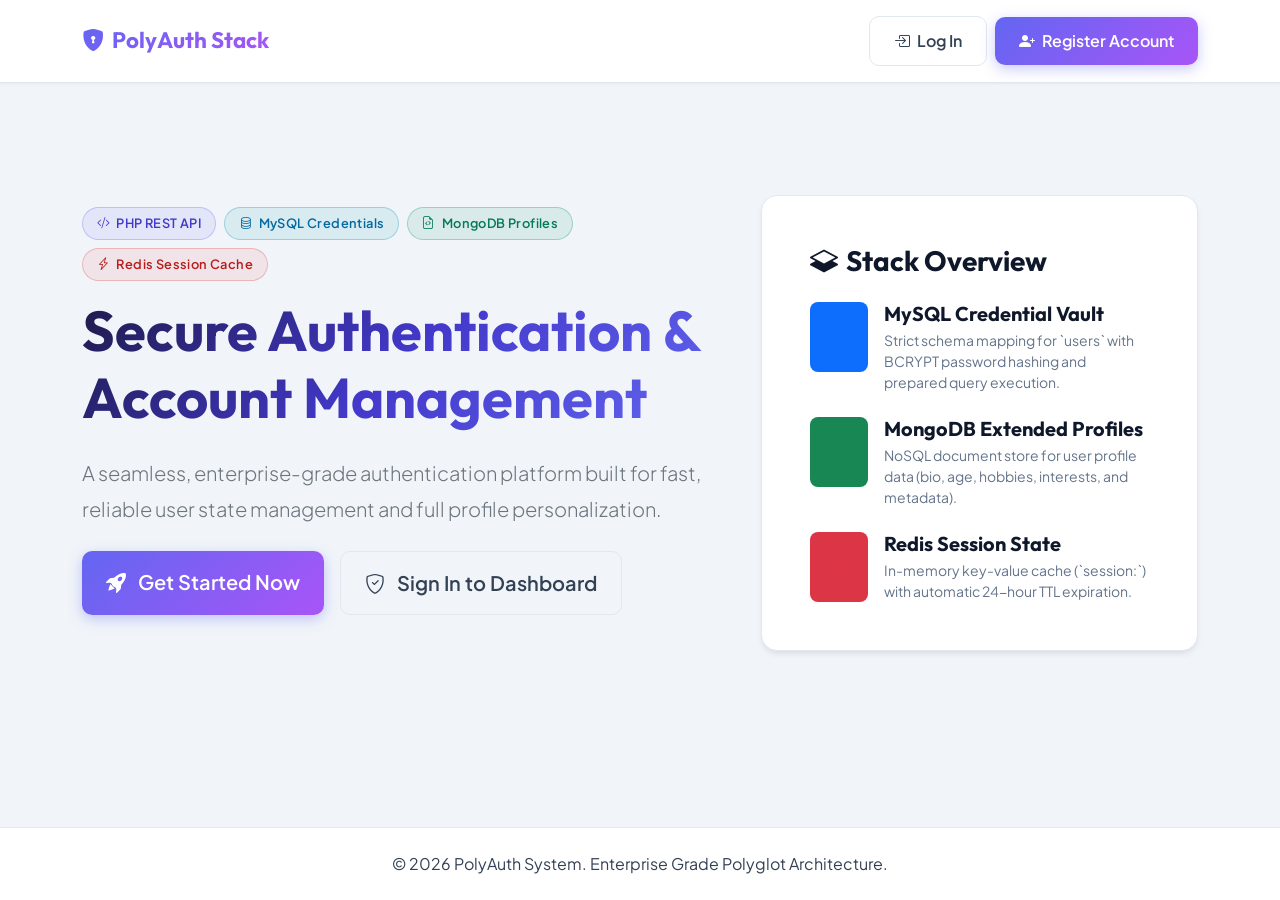
<file: index.html>
<!DOCTYPE html>
<html lang="en">
<head>
  <meta charset="UTF-8">
  <meta name="viewport" content="width=device-width, initial-scale=1.0">
  <meta name="description" content="Secure Polyglot Authentication System with PHP REST APIs, MySQL, MongoDB, and Redis.">
  <title>PolyAuth - Secure Polyglot Authentication System</title>
  
  <!-- Bootstrap 5 CSS -->
  <link href="https://cdn.jsdelivr.net/npm/bootstrap@5.3.3/dist/css/bootstrap.min.css" rel="stylesheet">
  <!-- Bootstrap Icons -->
  <link href="https://cdn.jsdelivr.net/npm/bootstrap-icons@1.11.3/font/bootstrap-icons.min.css" rel="stylesheet">
  <!-- Custom CSS -->
  <link rel="stylesheet" href="assets/css/style.css">
</head>
<body>

  <!-- Navigation Bar -->
  <nav class="navbar navbar-expand-lg navbar-dark navbar-custom sticky-top py-3">
    <div class="container">
      <a class="navbar-brand d-flex align-items-center gap-2" href="index.html">
        <i class="bi bi-shield-lock-fill text-primary"></i>
        <span>PolyAuth Stack</span>
      </a>
      <button class="navbar-toggler border-0" type="button" data-bs-toggle="collapse" data-bs-target="#navMenu">
        <span class="navbar-toggler-icon"></span>
      </button>
      <div class="collapse navbar-collapse" id="navMenu">
        <ul class="navbar-nav ms-auto align-items-lg-center gap-2 mt-3 mt-lg-0">
          <li class="nav-item">
            <a class="btn btn-outline-glass px-4 w-100" href="login.html">
              <i class="bi bi-box-arrow-in-right me-1"></i> Log In
            </a>
          </li>
          <li class="nav-item">
            <a class="btn btn-gradient-primary px-4 w-100" href="register.html">
              <i class="bi bi-person-plus-fill me-1"></i> Register Account
            </a>
          </li>
        </ul>
      </div>
    </div>
  </nav>

  <!-- Main Content Hero Section -->
  <main class="container my-auto py-5">
    <div class="row align-items-center g-5">
      <div class="col-lg-7">
        <div class="mb-3 d-flex flex-wrap gap-2">
          <span class="badge-tech badge-php"><i class="bi bi-code-slash"></i> PHP REST API</span>
          <span class="badge-tech badge-mysql"><i class="bi bi-database"></i> MySQL Credentials</span>
          <span class="badge-tech badge-mongo"><i class="bi bi-file-earmark-code"></i> MongoDB Profiles</span>
          <span class="badge-tech badge-redis"><i class="bi bi-lightning-charge"></i> Redis Session Cache</span>
        </div>
        <h1 class="display-4 fw-bold hero-glow mb-4">Secure Authentication & Account Management</h1>
        <p class="lead text-secondary mb-4" style="line-height: 1.8;">
          A seamless, enterprise-grade authentication platform built for fast, reliable user state management and full profile personalization.
        </p>
        
        <div class="d-flex flex-wrap gap-3 mb-4">
          <a href="register.html" class="btn btn-gradient-primary btn-lg px-4 py-3">
            <i class="bi bi-rocket-takeoff-fill me-2"></i> Get Started Now
          </a>
          <a href="login.html" class="btn btn-outline-glass btn-lg px-4 py-3">
            <i class="bi bi-shield-check me-2"></i> Sign In to Dashboard
          </a>
        </div>
      </div>

      <div class="col-lg-5">
        <div class="glass-card p-4 p-md-5">
          <h3 class="fw-bold mb-4 text-white d-flex align-items-center gap-2">
            <i class="bi bi-layers-half text-indigo"></i> Stack Overview
          </h3>
          
          <div class="d-flex align-items-start gap-3 mb-4">
            <div class="p-3 rounded-3 bg-primary bg-opacity-20 text-primary border border-primary border-opacity-25">
              <i class="bi bi-key-fill fs-4"></i>
            </div>
            <div>
              <h5 class="fw-bold mb-1 text-white">MySQL Credential Vault</h5>
              <p class="small text-muted mb-0">Strict schema mapping for `users` with BCRYPT password hashing and prepared query execution.</p>
            </div>
          </div>

          <div class="d-flex align-items-start gap-3 mb-4">
            <div class="p-3 rounded-3 bg-success bg-opacity-20 text-success border border-success border-opacity-25">
              <i class="bi bi-person-vcard-fill fs-4"></i>
            </div>
            <div>
              <h5 class="fw-bold mb-1 text-white">MongoDB Extended Profiles</h5>
              <p class="small text-muted mb-0">NoSQL document store for user profile data (bio, age, hobbies, interests, and metadata).</p>
            </div>
          </div>

          <div class="d-flex align-items-start gap-3">
            <div class="p-3 rounded-3 bg-danger bg-opacity-20 text-danger border border-danger border-opacity-25">
              <i class="bi bi-lightning-fill fs-4"></i>
            </div>
            <div>
              <h5 class="fw-bold mb-1 text-white">Redis Session State</h5>
              <p class="small text-muted mb-0">In-memory key-value cache (`session:<token>`) with automatic 24-hour TTL expiration.</p>
            </div>
          </div>

        </div>
      </div>
    </div>
  </main>

  <!-- Footer -->
  <footer class="py-4 text-center text-muted fs-7">
    <div class="container">
      <p class="mb-0">&copy; 2026 PolyAuth System. Enterprise Grade Polyglot Architecture.</p>
    </div>
  </footer>

  <!-- Scripts -->
  <script src="https://code.jquery.com/jquery-3.7.1.min.js"></script>
  <script src="https://cdn.jsdelivr.net/npm/bootstrap@5.3.3/dist/js/bootstrap.bundle.min.js"></script>
</body>
</html>
</file>
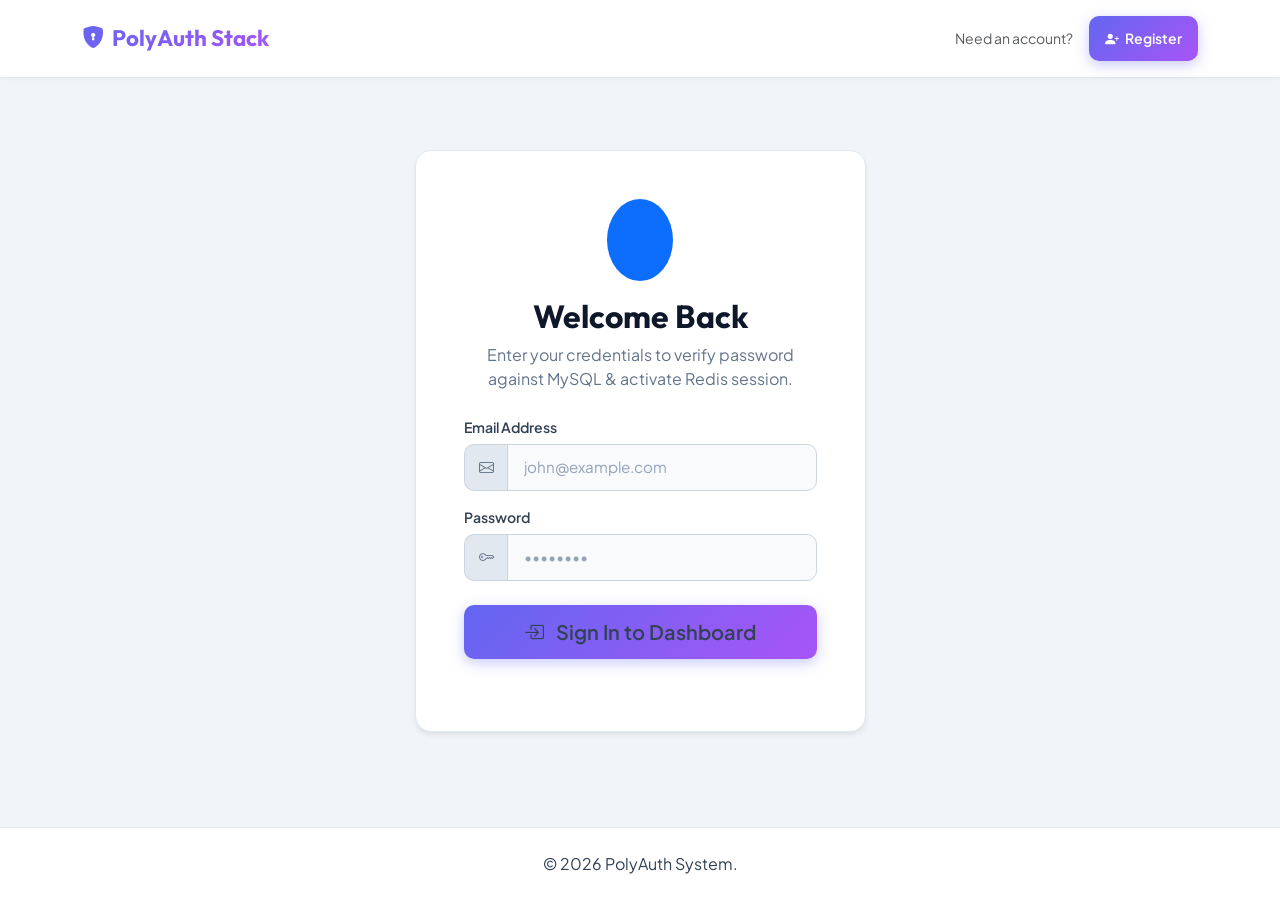
<file: login.html>
<!DOCTYPE html>
<html lang="en">
<head>
  <meta charset="UTF-8">
  <meta name="viewport" content="width=device-width, initial-scale=1.0">
  <meta name="description" content="Sign in to your PolyAuth account.">
  <title>Log In - PolyAuth System</title>
  
  <!-- Bootstrap 5 CSS -->
  <link href="https://cdn.jsdelivr.net/npm/bootstrap@5.3.3/dist/css/bootstrap.min.css" rel="stylesheet">
  <!-- Bootstrap Icons -->
  <link href="https://cdn.jsdelivr.net/npm/bootstrap-icons@1.11.3/font/bootstrap-icons.min.css" rel="stylesheet">
  <!-- Custom CSS -->
  <link rel="stylesheet" href="assets/css/style.css">
</head>
<body>

  <!-- Navigation Bar -->
  <nav class="navbar navbar-expand-lg navbar-dark navbar-custom sticky-top py-3">
    <div class="container">
      <a class="navbar-brand d-flex align-items-center gap-2" href="index.html">
        <i class="bi bi-shield-lock-fill text-primary"></i>
        <span>PolyAuth Stack</span>
      </a>
      <div class="ms-auto d-flex align-items-center gap-3">
        <span class="text-muted small d-none d-md-inline">Need an account?</span>
        <a href="register.html" class="btn btn-gradient-primary btn-sm px-3">
          <i class="bi bi-person-plus-fill me-1"></i> Register
        </a>
      </div>
    </div>
  </nav>

  <!-- Main Content -->
  <main class="container py-5 my-auto">
    <div class="row justify-content-center">
      <div class="col-md-8 col-lg-5">
        
        <div class="glass-card p-4 p-md-5">
          <div class="text-center mb-4">
            <div class="d-inline-flex p-3 rounded-circle bg-primary bg-opacity-20 text-primary border border-primary border-opacity-25 mb-3">
              <i class="bi bi-shield-lock-fill fs-2"></i>
            </div>
            <h2 class="fw-bold text-white mb-2">Welcome Back</h2>
            <p class="text-muted">Enter your credentials to verify password against MySQL & activate Redis session.</p>
          </div>

          <!-- Alert Container for AJAX Responses -->
          <div id="alertContainer" class="mb-4 d-none"></div>

          <!-- Login Form (Handled via jQuery AJAX) -->
          <form id="loginForm" novalidate>
            
            <div class="mb-3">
              <label for="email" class="form-label">Email Address</label>
              <div class="input-group">
                <span class="input-group-text"><i class="bi bi-envelope"></i></span>
                <input type="email" class="form-control" id="email" name="email" placeholder="john@example.com" required>
              </div>
            </div>

            <div class="mb-4">
              <div class="d-flex justify-content-between align-items-center">
                <label for="password" class="form-label">Password</label>
              </div>
              <div class="input-group">
                <span class="input-group-text"><i class="bi bi-key"></i></span>
                <input type="password" class="form-control" id="password" name="password" placeholder="••••••••" required>
              </div>
            </div>

            <div class="d-grid gap-2 mb-4">
              <button type="submit" id="btnLogin" class="btn btn-gradient-primary btn-lg">
                <span id="btnText"><i class="bi bi-box-arrow-in-right me-2"></i> Sign In to Dashboard</span>
                <span id="btnSpinner" class="spinner-border spinner-border-sm me-2 d-none" role="status"></span>
              </button>
            </div>

          </form>

        </div>

      </div>
    </div>
  </main>

  <!-- Footer -->
  <footer class="py-4 text-center text-muted fs-7 mt-auto">
    <div class="container">
      <p class="mb-0">&copy; 2026 PolyAuth System.</p>
    </div>
  </footer>

  <!-- Scripts -->
  <script src="https://code.jquery.com/jquery-3.7.1.min.js"></script>
  <script src="https://cdn.jsdelivr.net/npm/bootstrap@5.3.3/dist/js/bootstrap.bundle.min.js"></script>
  <script src="assets/js/login.js"></script>
</body>
</html>
</file>
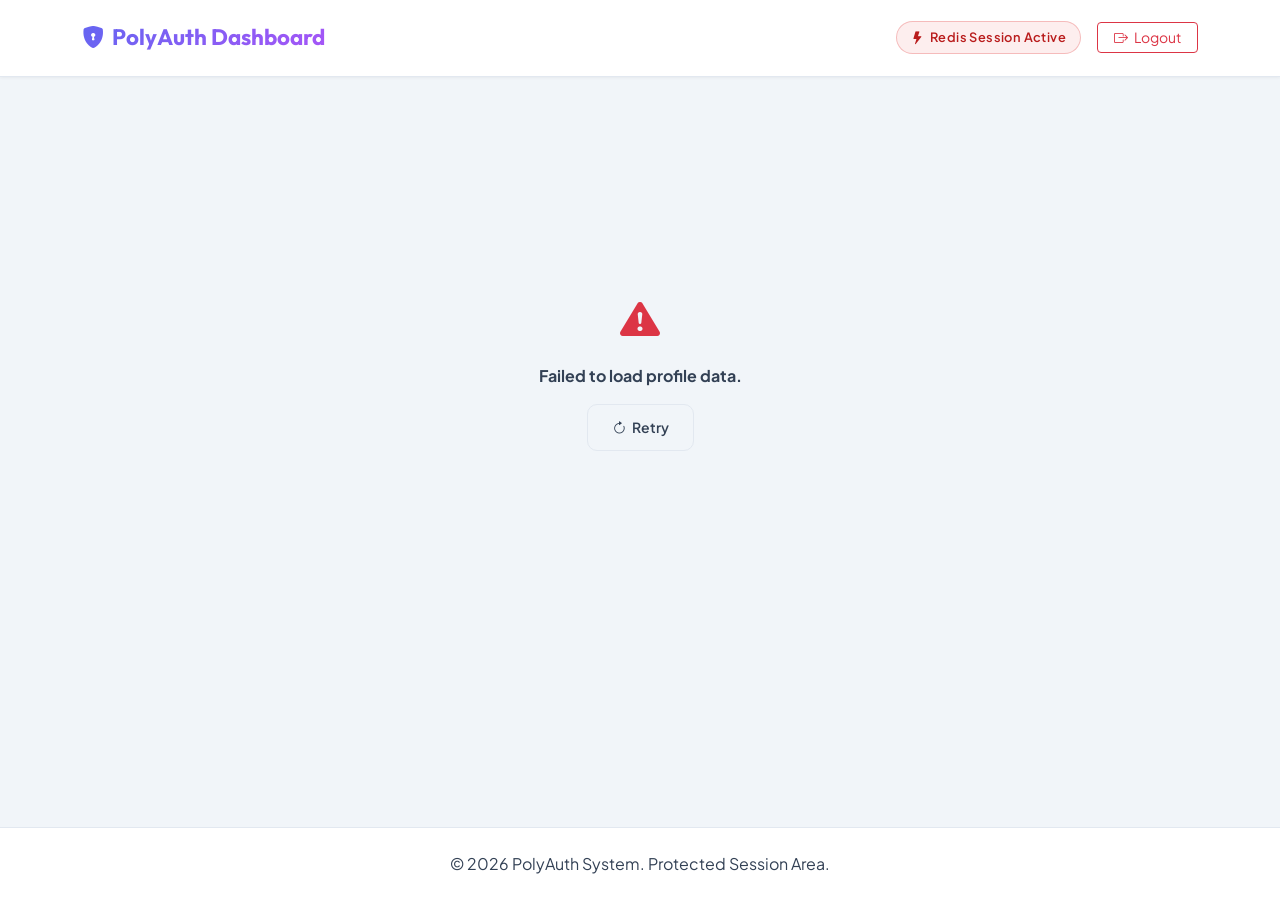
<file: profile.html>
<!DOCTYPE html>
<html lang="en">
<head>
  <meta charset="UTF-8">
  <meta name="viewport" content="width=device-width, initial-scale=1.0">
  <meta name="description" content="Protected User Profile Dashboard - PolyAuth System.">
  <title>User Profile - PolyAuth System</title>
  
  <!-- Bootstrap 5 CSS -->
  <link href="https://cdn.jsdelivr.net/npm/bootstrap@5.3.3/dist/css/bootstrap.min.css" rel="stylesheet">
  <!-- Bootstrap Icons -->
  <link href="https://cdn.jsdelivr.net/npm/bootstrap-icons@1.11.3/font/bootstrap-icons.min.css" rel="stylesheet">
  <!-- Custom CSS -->
  <link rel="stylesheet" href="assets/css/style.css">
</head>
<body>

  <!-- Navigation Bar -->
  <nav class="navbar navbar-expand-lg navbar-dark navbar-custom sticky-top py-3">
    <div class="container">
      <a class="navbar-brand d-flex align-items-center gap-2" href="index.html">
        <i class="bi bi-shield-lock-fill text-primary"></i>
        <span>PolyAuth Dashboard</span>
      </a>
      <div class="ms-auto d-flex align-items-center gap-3">
        <span class="badge-tech badge-redis d-none d-sm-inline-flex">
          <i class="bi bi-lightning-fill"></i> Redis Session Active
        </span>
        <button id="btnLogout" class="btn btn-outline-danger btn-sm px-3">
          <i class="bi bi-box-arrow-right me-1"></i> Logout
        </button>
      </div>
    </div>
  </nav>

  <!-- Loading Screen Placeholder -->
  <div id="loadingOverlay" class="text-center py-5 my-auto">
    <div class="spinner-border text-primary" style="width: 3rem; height: 3rem;" role="status"></div>
    <p class="text-muted mt-3">Validating Redis session & fetching profile documents...</p>
  </div>

  <!-- Main Profile Dashboard (Hidden until loaded) -->
  <main id="profileContainer" class="container py-5 my-auto d-none">
    
    <!-- Top Header Banner -->
    <div class="glass-card p-4 p-md-5 mb-4">
      <div class="row align-items-center g-4">
        <div class="col-auto">
          <div class="avatar-box rounded-circle bg-primary bg-opacity-20 p-4 border border-primary border-opacity-25 d-flex align-items-center justify-content-center text-primary" style="width: 80px; height: 80px;">
            <i class="bi bi-person-fill fs-1"></i>
          </div>
        </div>
        <div class="col">
          <div class="d-flex flex-wrap align-items-center gap-2 mb-1">
            <h2 id="dispName" class="fw-bold text-white mb-0">Loading...</h2>
            <span id="dispUsernameBadge" class="badge bg-secondary rounded-pill px-3 fs-7">@username</span>
          </div>
          <p id="dispEmail" class="text-muted mb-2">user@example.com</p>
          <div class="d-flex flex-wrap gap-2">
            <span class="badge-tech badge-mysql"><i class="bi bi-database"></i> MySQL ID: <span id="dispUserId">-</span></span>
            <span class="badge-tech badge-mongo"><i class="bi bi-file-earmark-text"></i> Mongo Extended Record</span>
          </div>
        </div>
      </div>
    </div>

    <!-- Alert Container for Messages -->
    <div id="alertContainer" class="mb-4 d-none"></div>

    <div class="row g-4">
      
      <!-- Left Column: Profile Card View -->
      <div class="col-lg-5">
        <div class="glass-card p-4 h-100">
          <h4 class="fw-bold text-white mb-4 border-bottom border-secondary border-opacity-25 pb-2 d-flex align-items-center gap-2">
            <i class="bi bi-card-heading text-info"></i> Profile Card
          </h4>

          <div class="mb-3">
            <label class="small text-muted text-uppercase fw-bold">Full Name</label>
            <p id="dispFullName" class="fs-5 fw-semibold text-white mb-0">-</p>
          </div>

          <div class="mb-3">
            <label class="small text-muted text-uppercase fw-bold">Age</label>
            <p id="dispAge" class="fs-5 fw-semibold text-white mb-0">-</p>
          </div>

          <div class="mb-3">
            <label class="small text-muted text-uppercase fw-bold">Bio</label>
            <p id="dispBio" class="text-secondary mb-0" style="white-space: pre-wrap;">No bio provided.</p>
          </div>

          <div class="mb-3">
            <label class="small text-muted text-uppercase fw-bold mb-2">Interests & Skills (MongoDB Array)</label>
            <div id="dispInterestsContainer">
              <span class="text-muted fs-7">None specified</span>
            </div>
          </div>

          <div class="pt-3 border-top border-secondary border-opacity-25 mt-auto">
            <p class="small text-muted mb-0">
              <i class="bi bi-clock-history me-1"></i> Account Created: <span id="dispCreatedAt">-</span>
            </p>
            <p class="small text-muted mb-0">
              <i class="bi bi-arrow-repeat me-1"></i> Mongo Last Updated: <span id="dispUpdatedAt">-</span>
            </p>
          </div>

        </div>
      </div>

      <!-- Right Column: Edit Profile Form -->
      <div class="col-lg-7">
        <div class="glass-card p-4 p-md-5">
          <h4 class="fw-bold text-white mb-4 border-bottom border-secondary border-opacity-25 pb-2 d-flex align-items-center gap-2">
            <i class="bi bi-pencil-square text-warning"></i> Edit Profile Information
          </h4>

          <form id="editProfileForm" novalidate>
            
            <div class="row g-3">
              <div class="col-md-6">
                <label for="editUsername" class="form-label">Username (MySQL)</label>
                <div class="input-group">
                  <span class="input-group-text"><i class="bi bi-at"></i></span>
                  <input type="text" class="form-control" id="editUsername" name="username" required>
                </div>
              </div>

              <div class="col-md-6">
                <label for="editEmail" class="form-label">Email (Read Only)</label>
                <div class="input-group">
                  <span class="input-group-text"><i class="bi bi-envelope-lock"></i></span>
                  <input type="email" class="form-control" id="editEmail" disabled>
                </div>
              </div>

              <div class="col-md-8">
                <label for="editName" class="form-label">Full Name (MongoDB)</label>
                <input type="text" class="form-control" id="editName" name="name" required>
              </div>

              <div class="col-md-4">
                <label for="editAge" class="form-label">Age (MongoDB)</label>
                <input type="number" class="form-control" id="editAge" name="age" min="1" max="120" required>
              </div>

              <div class="col-12">
                <label for="editBio" class="form-label">Bio (MongoDB)</label>
                <textarea class="form-control" id="editBio" name="bio" rows="3"></textarea>
              </div>

              <div class="col-12">
                <label for="editInterests" class="form-label">Interests (Comma-Separated)</label>
                <input type="text" class="form-control" id="editInterests" name="interests" placeholder="PHP, MySQL, MongoDB, Redis">
              </div>

              <div class="col-12 pt-2">
                <button type="submit" id="btnSaveProfile" class="btn btn-gradient-primary w-100 btn-lg">
                  <span id="btnSaveText"><i class="bi bi-check2-circle me-2"></i> Save Changes</span>
                  <span id="btnSaveSpinner" class="spinner-border spinner-border-sm me-2 d-none" role="status"></span>
                </button>
              </div>
            </div>

          </form>

        </div>
      </div>

    </div>

  </main>

  <!-- Footer -->
  <footer class="py-4 text-center text-muted fs-7 mt-auto">
    <div class="container">
      <p class="mb-0">&copy; 2026 PolyAuth System. Protected Session Area.</p>
    </div>
  </footer>

  <!-- Scripts -->
  <script src="https://code.jquery.com/jquery-3.7.1.min.js"></script>
  <script src="https://cdn.jsdelivr.net/npm/bootstrap@5.3.3/dist/js/bootstrap.bundle.min.js"></script>
  <script src="assets/js/profile.js"></script>
</body>
</html>
</file>
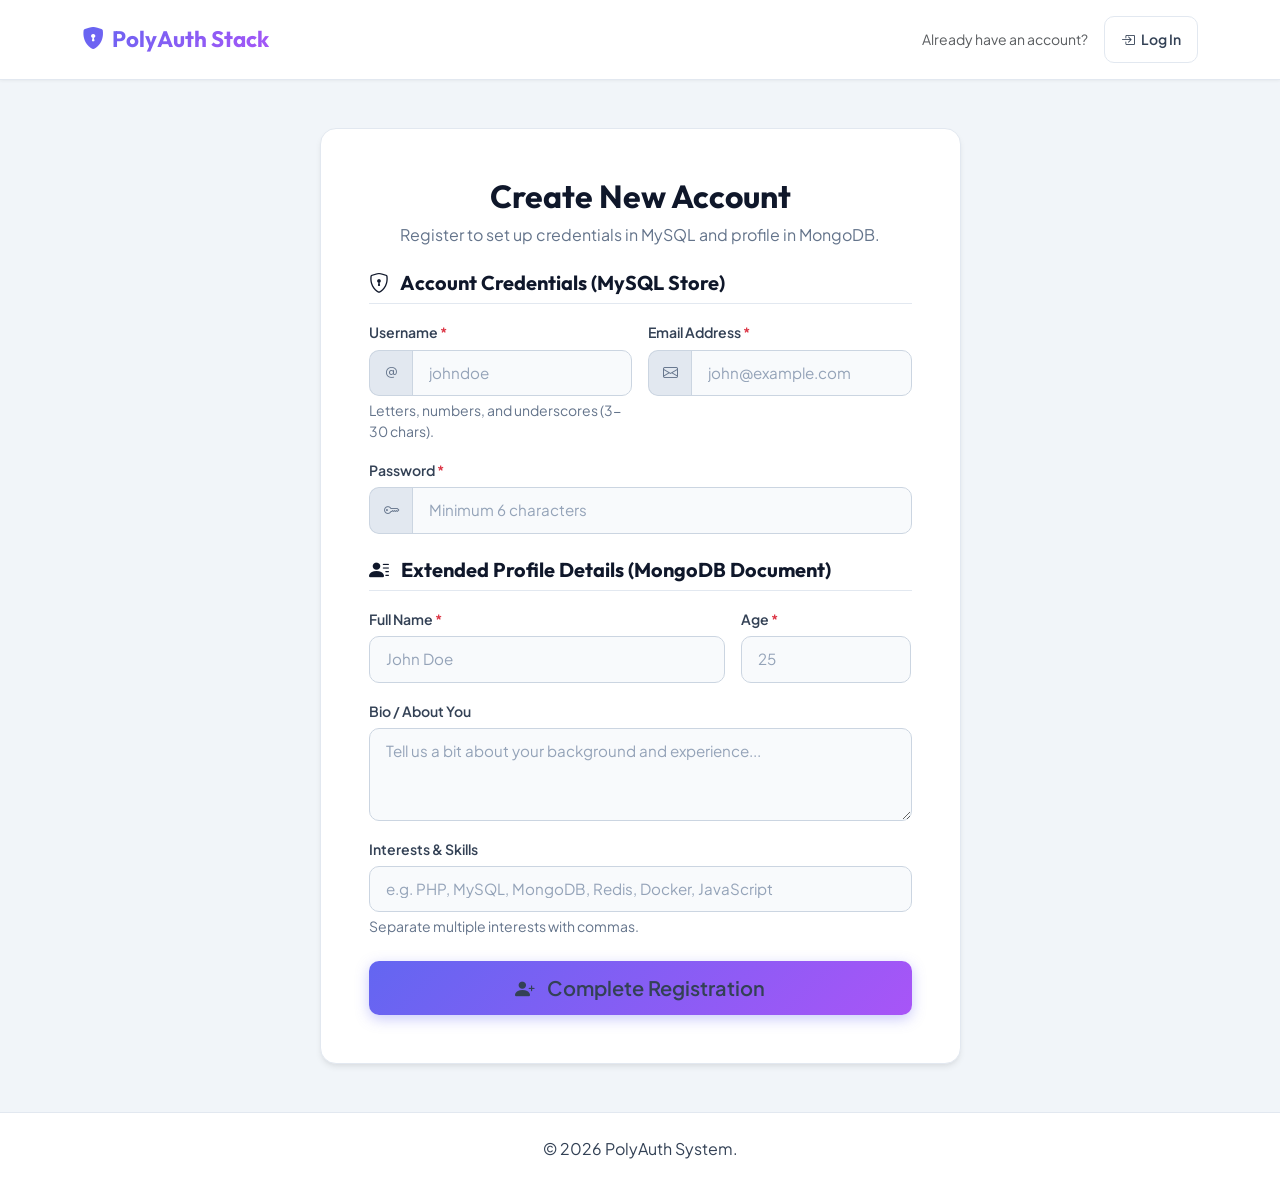
<file: register.html>
<!DOCTYPE html>
<html lang="en">
<head>
  <meta charset="UTF-8">
  <meta name="viewport" content="width=device-width, initial-scale=1.0">
  <meta name="description" content="Register a new account on PolyAuth Polyglot Authentication System.">
  <title>Register - PolyAuth System</title>
  
  <!-- Bootstrap 5 CSS -->
  <link href="https://cdn.jsdelivr.net/npm/bootstrap@5.3.3/dist/css/bootstrap.min.css" rel="stylesheet">
  <!-- Bootstrap Icons -->
  <link href="https://cdn.jsdelivr.net/npm/bootstrap-icons@1.11.3/font/bootstrap-icons.min.css" rel="stylesheet">
  <!-- Custom CSS -->
  <link rel="stylesheet" href="assets/css/style.css">
</head>
<body>

  <!-- Navigation Bar -->
  <nav class="navbar navbar-expand-lg navbar-dark navbar-custom sticky-top py-3">
    <div class="container">
      <a class="navbar-brand d-flex align-items-center gap-2" href="index.html">
        <i class="bi bi-shield-lock-fill text-primary"></i>
        <span>PolyAuth Stack</span>
      </a>
      <div class="ms-auto d-flex align-items-center gap-3">
        <span class="text-muted small d-none d-md-inline">Already have an account?</span>
        <a href="login.html" class="btn btn-outline-glass btn-sm px-3">
          <i class="bi bi-box-arrow-in-right me-1"></i> Log In
        </a>
      </div>
    </div>
  </nav>

  <!-- Main Content -->
  <main class="container py-5 my-auto">
    <div class="row justify-content-center">
      <div class="col-lg-8 col-xl-7">
        
        <div class="glass-card p-4 p-md-5">
          <div class="text-center mb-4">
            <h2 class="fw-bold text-white mb-2">Create New Account</h2>
            <p class="text-muted">Register to set up credentials in MySQL and profile in MongoDB.</p>
          </div>

          <!-- Alert Container for AJAX Responses -->
          <div id="alertContainer" class="mb-4 d-none"></div>

          <!-- Registration Form (Handled via jQuery AJAX) -->
          <form id="registerForm" novalidate>
            
            <h5 class="text-indigo fw-bold mb-3 border-bottom border-secondary border-opacity-25 pb-2">
              <i class="bi bi-shield-lock me-2"></i> Account Credentials (MySQL Store)
            </h5>

            <div class="row g-3 mb-4">
              <div class="col-md-6">
                <label for="username" class="form-label">Username <span class="text-danger">*</span></label>
                <div class="input-group">
                  <span class="input-group-text"><i class="bi bi-at"></i></span>
                  <input type="text" class="form-control" id="username" name="username" placeholder="johndoe" required>
                </div>
                <div class="form-text text-muted small">Letters, numbers, and underscores (3-30 chars).</div>
              </div>

              <div class="col-md-6">
                <label for="email" class="form-label">Email Address <span class="text-danger">*</span></label>
                <div class="input-group">
                  <span class="input-group-text"><i class="bi bi-envelope"></i></span>
                  <input type="email" class="form-control" id="email" name="email" placeholder="john@example.com" required>
                </div>
              </div>

              <div class="col-12">
                <label for="password" class="form-label">Password <span class="text-danger">*</span></label>
                <div class="input-group">
                  <span class="input-group-text"><i class="bi bi-key"></i></span>
                  <input type="password" class="form-control" id="password" name="password" placeholder="Minimum 6 characters" required>
                </div>
              </div>
            </div>

            <h5 class="text-success fw-bold mb-3 border-bottom border-secondary border-opacity-25 pb-2">
              <i class="bi bi-person-lines-fill me-2"></i> Extended Profile Details (MongoDB Document)
            </h5>

            <div class="row g-3 mb-4">
              <div class="col-md-8">
                <label for="name" class="form-label">Full Name <span class="text-danger">*</span></label>
                <input type="text" class="form-control" id="name" name="name" placeholder="John Doe" required>
              </div>

              <div class="col-md-4">
                <label for="age" class="form-label">Age <span class="text-danger">*</span></label>
                <input type="number" class="form-control" id="age" name="age" min="1" max="120" placeholder="25" required>
              </div>

              <div class="col-12">
                <label for="bio" class="form-label">Bio / About You</label>
                <textarea class="form-control" id="bio" name="bio" rows="3" placeholder="Tell us a bit about your background and experience..."></textarea>
              </div>

              <div class="col-12">
                <label for="interests" class="form-label">Interests & Skills</label>
                <input type="text" class="form-control" id="interests" name="interests" placeholder="e.g. PHP, MySQL, MongoDB, Redis, Docker, JavaScript">
                <div class="form-text text-muted small">Separate multiple interests with commas.</div>
              </div>
            </div>

            <div class="d-grid gap-2">
              <button type="submit" id="btnRegister" class="btn btn-gradient-primary btn-lg">
                <span id="btnText"><i class="bi bi-person-plus-fill me-2"></i> Complete Registration</span>
                <span id="btnSpinner" class="spinner-border spinner-border-sm me-2 d-none" role="status"></span>
              </button>
            </div>

          </form>

        </div>

      </div>
    </div>
  </main>

  <!-- Footer -->
  <footer class="py-4 text-center text-muted fs-7 mt-auto">
    <div class="container">
      <p class="mb-0">&copy; 2026 PolyAuth System.</p>
    </div>
  </footer>

  <!-- Scripts -->
  <script src="https://code.jquery.com/jquery-3.7.1.min.js"></script>
  <script src="https://cdn.jsdelivr.net/npm/bootstrap@5.3.3/dist/js/bootstrap.bundle.min.js"></script>
  <script src="assets/js/register.js"></script>
</body>
</html>
</file>
<file: assets/css/style.css>
/* Modern Polyglot Auth System - Light Theme Design System */
@import url('https://fonts.googleapis.com/css2?family=Outfit:wght@300;400;500;600;700&family=Plus+Jakarta+Sans:wght@400;500;600;700&display=swap');

:root {
  /* Light theme palette */
  --bg-base: #f1f5f9;
  --card-bg: #ffffff;
  --card-border: #e2e8f0;
  --primary-accent: #6366f1;
  --primary-gradient: linear-gradient(135deg, #6366f1 0%, #a855f7 100%);
  --secondary-accent: #0891b2;
  --success-color: #059669;
  --warning-color: #d97706;
  --danger-color: #dc2626;
  --text-main: #0f172a;
  --text-secondary: #334155;
  --text-muted: #64748b;
  --input-bg: #f8fafc;
  --input-border: #cbd5e1;
  --input-disabled: #e2e8f0;
  --radius-lg: 16px;
  --radius-md: 10px;
  --shadow-card: 0 4px 6px -1px rgba(0, 0, 0, 0.08), 0 2px 4px -2px rgba(0, 0, 0, 0.04);
  --shadow-hover: 0 10px 25px -5px rgba(99, 102, 241, 0.15);
}

/* ─── Base Typography & Body ───────────────────────────────── */
body {
  font-family: 'Plus Jakarta Sans', sans-serif;
  background-color: var(--bg-base);
  color: var(--text-main);
  min-height: 100vh;
  margin: 0;
  display: flex;
  flex-direction: column;
}

h1,
h2,
h3,
h4,
h5,
h6,
.brand-font {
  font-family: 'Outfit', sans-serif;
  color: var(--text-main) !important;
}

p,
span,
small,
label {
  color: var(--text-secondary);
}

/* ─── Cards ────────────────────────────────────────────────── */
.glass-card {
  background: var(--card-bg);
  border: 1px solid var(--card-border);
  border-radius: var(--radius-lg);
  box-shadow: var(--shadow-card);
  transition: box-shadow 0.3s ease;
}

.glass-card:hover {
  box-shadow: var(--shadow-hover);
}

/* Force light theme typography inside cards (overrides legacy dark mode text utilities) */
.glass-card .text-white,
.glass-card .text-light,
.glass-card h1,
.glass-card h2,
.glass-card h3,
.glass-card h4,
.glass-card h5,
.glass-card h6 {
  color: var(--text-main) !important;
}

.glass-card .text-muted,
.glass-card small {
  color: var(--text-muted) !important;
}

/* ─── Dashboard Specific High-Contrast Overrides ───────────── */
#dispUsername,
#dispFullName,
#dispAge,
#dispBio,
.profile-value {
  color: var(--text-main) !important;
  font-weight: 600;
}

.profile-label,
.card-title,
.text-uppercase {
  color: var(--text-muted) !important;
  font-size: 0.78rem;
  font-weight: 700;
  letter-spacing: 0.5px;
}

/* Top Banner Username Pill Fix */
.username-badge,
#dispUsernameContainer,
.badge-secondary,
.bg-secondary {
  background-color: #e2e8f0 !important;
  color: var(--text-secondary) !important;
  font-weight: 600;
  border: 1px solid #cbd5e1;
  padding: 4px 10px;
  border-radius: 12px;
}

/* ─── Navbar ───────────────────────────────────────────────── */
.navbar-custom {
  background: #ffffff !important;
  border-bottom: 1px solid var(--card-border);
  box-shadow: 0 1px 3px rgba(0, 0, 0, 0.05);
}

.navbar-brand {
  font-family: 'Outfit', sans-serif;
  font-weight: 700;
  font-size: 1.4rem;
  background: var(--primary-gradient);
  -webkit-background-clip: text;
  -webkit-text-fill-color: transparent;
}

/* ─── Architecture Badges ───────────────────────────────────── */
.badge-tech {
  padding: 6px 14px;
  border-radius: 20px;
  font-weight: 600;
  font-size: 0.8rem;
  letter-spacing: 0.4px;
  display: inline-flex;
  align-items: center;
  gap: 6px;
  transition: transform 0.2s ease;
}

.badge-tech:hover {
  transform: translateY(-2px);
}

.badge-mysql {
  background: rgba(8, 145, 178, 0.1);
  color: #0369a1 !important;
  border: 1px solid rgba(8, 145, 178, 0.3);
}

.badge-mongo {
  background: rgba(5, 150, 105, 0.1);
  color: #047857 !important;
  border: 1px solid rgba(5, 150, 105, 0.3);
}

.badge-redis {
  background: rgba(220, 38, 38, 0.08);
  color: #b91c1c !important;
  border: 1px solid rgba(220, 38, 38, 0.25);
}

.badge-php {
  background: rgba(99, 102, 241, 0.1);
  color: #4338ca !important;
  border: 1px solid rgba(99, 102, 241, 0.3);
}

/* ─── Form Labels & Controls ────────────────────────────────── */
.form-label {
  color: var(--text-secondary);
  font-weight: 600;
  font-size: 0.88rem;
  margin-bottom: 6px;
}

.form-control,
.form-select {
  background-color: var(--input-bg);
  border: 1px solid var(--input-border);
  color: var(--text-main);
  border-radius: var(--radius-md);
  padding: 11px 16px;
  font-size: 0.95rem;
  transition: all 0.2s ease;
}

.form-control:focus,
.form-select:focus {
  background-color: #ffffff;
  border-color: var(--primary-accent);
  color: var(--text-main);
  box-shadow: 0 0 0 3px rgba(99, 102, 241, 0.18);
  outline: none;
}

.form-control::placeholder {
  color: #94a3b8;
}

/* Disabled / read-only inputs — light slate bg with visible dark text */
.form-control:disabled,
.form-control[readonly],
input[readonly],
input:disabled {
  background-color: var(--input-disabled) !important;
  color: var(--text-secondary) !important;
  border-color: var(--input-border);
  cursor: not-allowed;
  opacity: 1;
}

/* ─── Input Groups & Prepend Icons ──────────────────────────── */
.input-group {
  display: flex;
  align-items: stretch;
  width: 100%;
}

.input-group-text {
  background-color: var(--input-disabled);
  border: 1px solid var(--input-border);
  border-right: none;
  color: var(--text-muted);
  border-top-left-radius: var(--radius-md);
  border-bottom-left-radius: var(--radius-md);
  border-top-right-radius: 0;
  border-bottom-right-radius: 0;
  padding: 11px 14px;
  font-size: 0.95rem;
  display: flex;
  align-items: center;
  justify-content: center;
}

.input-group>.form-control {
  border-top-left-radius: 0 !important;
  border-bottom-left-radius: 0 !important;
}

.input-group:focus-within .input-group-text {
  border-color: var(--primary-accent);
  color: var(--primary-accent);
  background-color: #ede9fe;
}

/* ─── Buttons ───────────────────────────────────────────────── */
.btn-gradient-primary {
  background: var(--primary-gradient);
  color: #ffffff !important;
  border: none;
  border-radius: var(--radius-md);
  font-weight: 600;
  padding: 12px 24px;
  transition: all 0.3s ease;
  box-shadow: 0 4px 14px rgba(99, 102, 241, 0.35);
}

.btn-gradient-primary:hover {
  color: #ffffff !important;
  transform: translateY(-2px);
  box-shadow: 0 8px 22px rgba(168, 85, 247, 0.45);
}

.btn-gradient-primary:active {
  transform: translateY(0);
}

.btn-outline-glass {
  background: transparent;
  border: 1px solid var(--card-border);
  color: var(--text-secondary) !important;
  border-radius: var(--radius-md);
  font-weight: 600;
  padding: 12px 24px;
  transition: all 0.25s ease;
}

.btn-outline-glass:hover {
  background: var(--input-disabled);
  color: var(--text-main) !important;
  border-color: #94a3b8;
}

/* ─── Custom Alerts ─────────────────────────────────────────── */
.custom-alert {
  border-radius: var(--radius-md);
  border: 1px solid transparent;
  padding: 14px 18px;
  font-size: 0.93rem;
  display: flex;
  align-items: center;
  gap: 12px;
}

.custom-alert-danger {
  background: #fef2f2;
  border-color: #fecaca;
  color: #991b1b !important;
}

.custom-alert-success {
  background: #f0fdf4;
  border-color: #bbf7d0;
  color: #166534 !important;
}

/* ─── Interest Tag Pills ────────────────────────────────────── */
.interest-tag {
  display: inline-block;
  background: #ede9fe;
  color: #4338ca !important;
  border: 1px solid #c4b5fd;
  padding: 4px 12px;
  border-radius: 16px;
  font-size: 0.82rem;
  font-weight: 600;
  margin: 3px;
}

/* ─── Loading Spinner ───────────────────────────────────────── */
.spinner-inline {
  width: 1.2rem;
  height: 1.2rem;
  border-width: 0.15em;
}

/* ─── Hero Title Gradient ───────────────────────────────────── */
.hero-glow {
  background: linear-gradient(135deg, #1e1b4b 0%, #4338ca 50%, #6366f1 100%);
  -webkit-background-clip: text;
  -webkit-text-fill-color: transparent;
}

/* ─── Section Dividers & Footers ────────────────────────────── */
.border-bottom {
  border-bottom-color: var(--card-border) !important;
}

footer {
  margin-top: auto;
  border-top: 1px solid var(--card-border);
  background: #ffffff;
}
</file>
